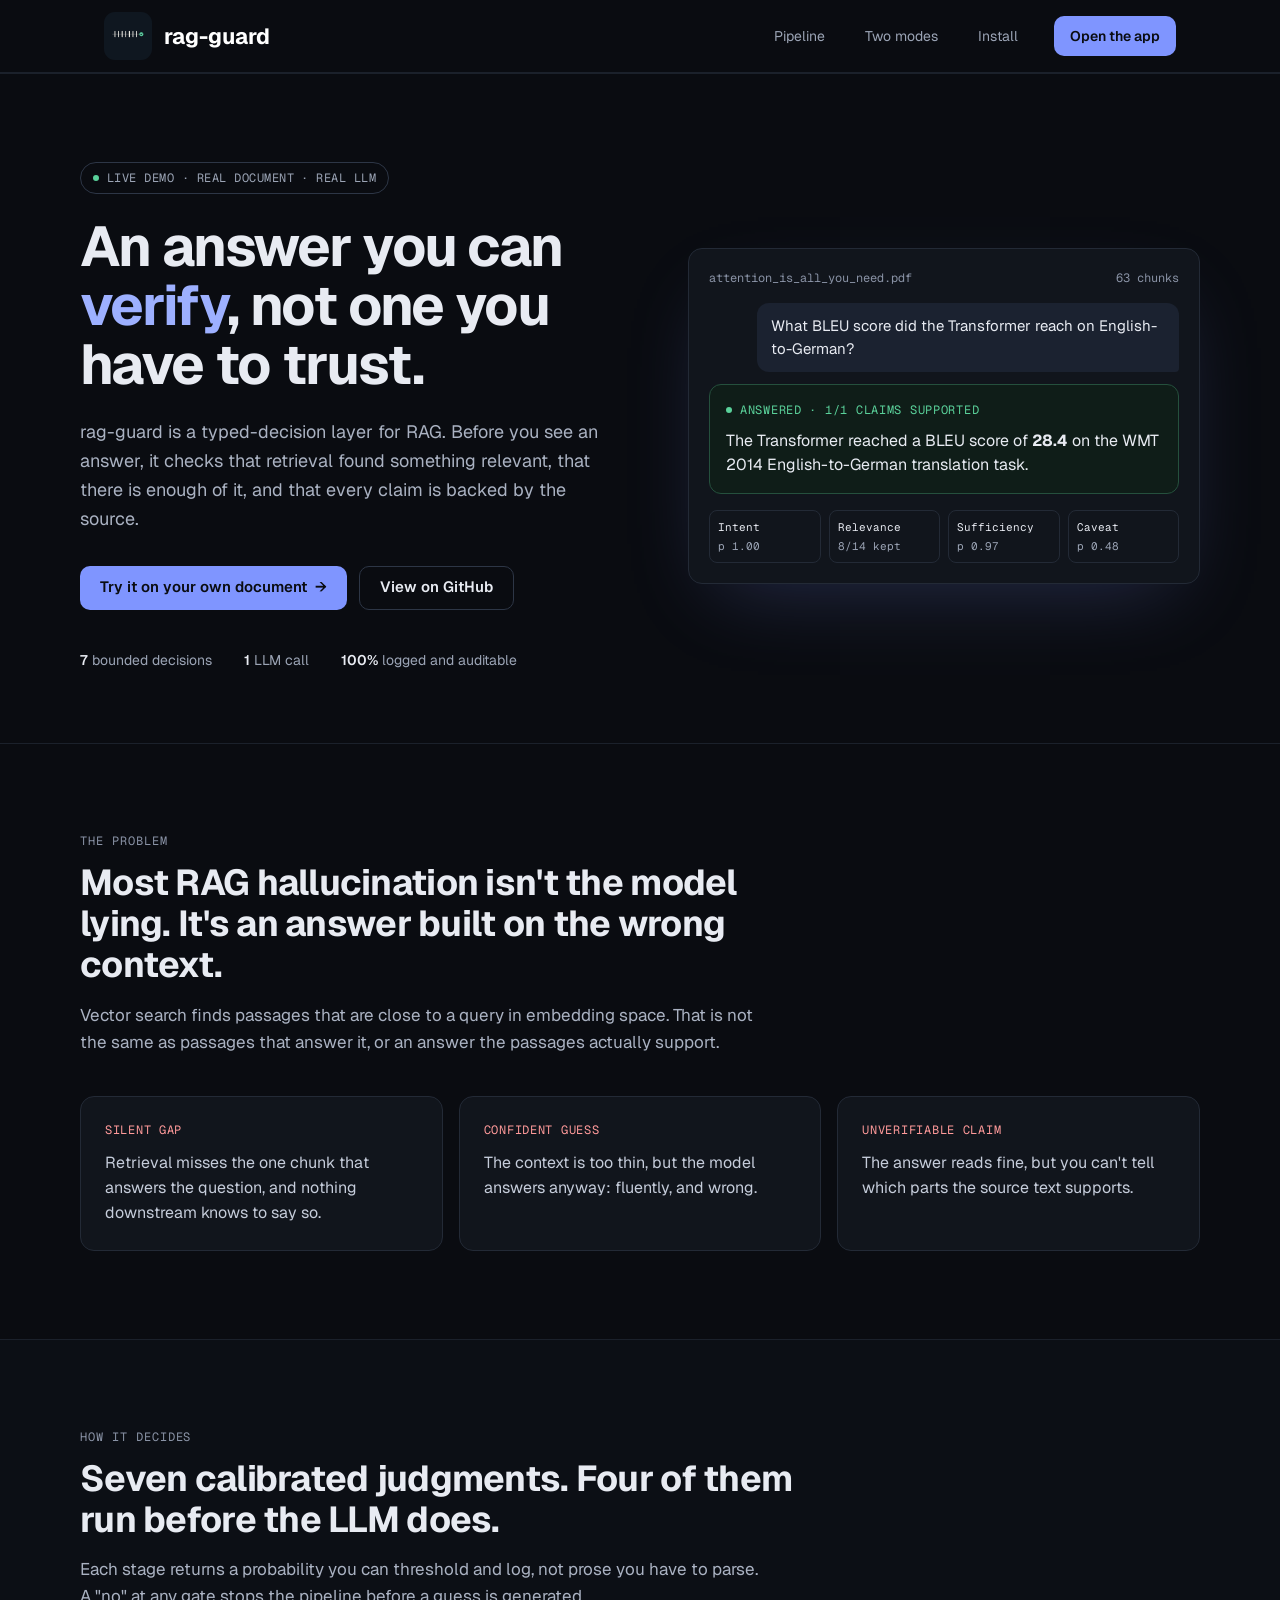
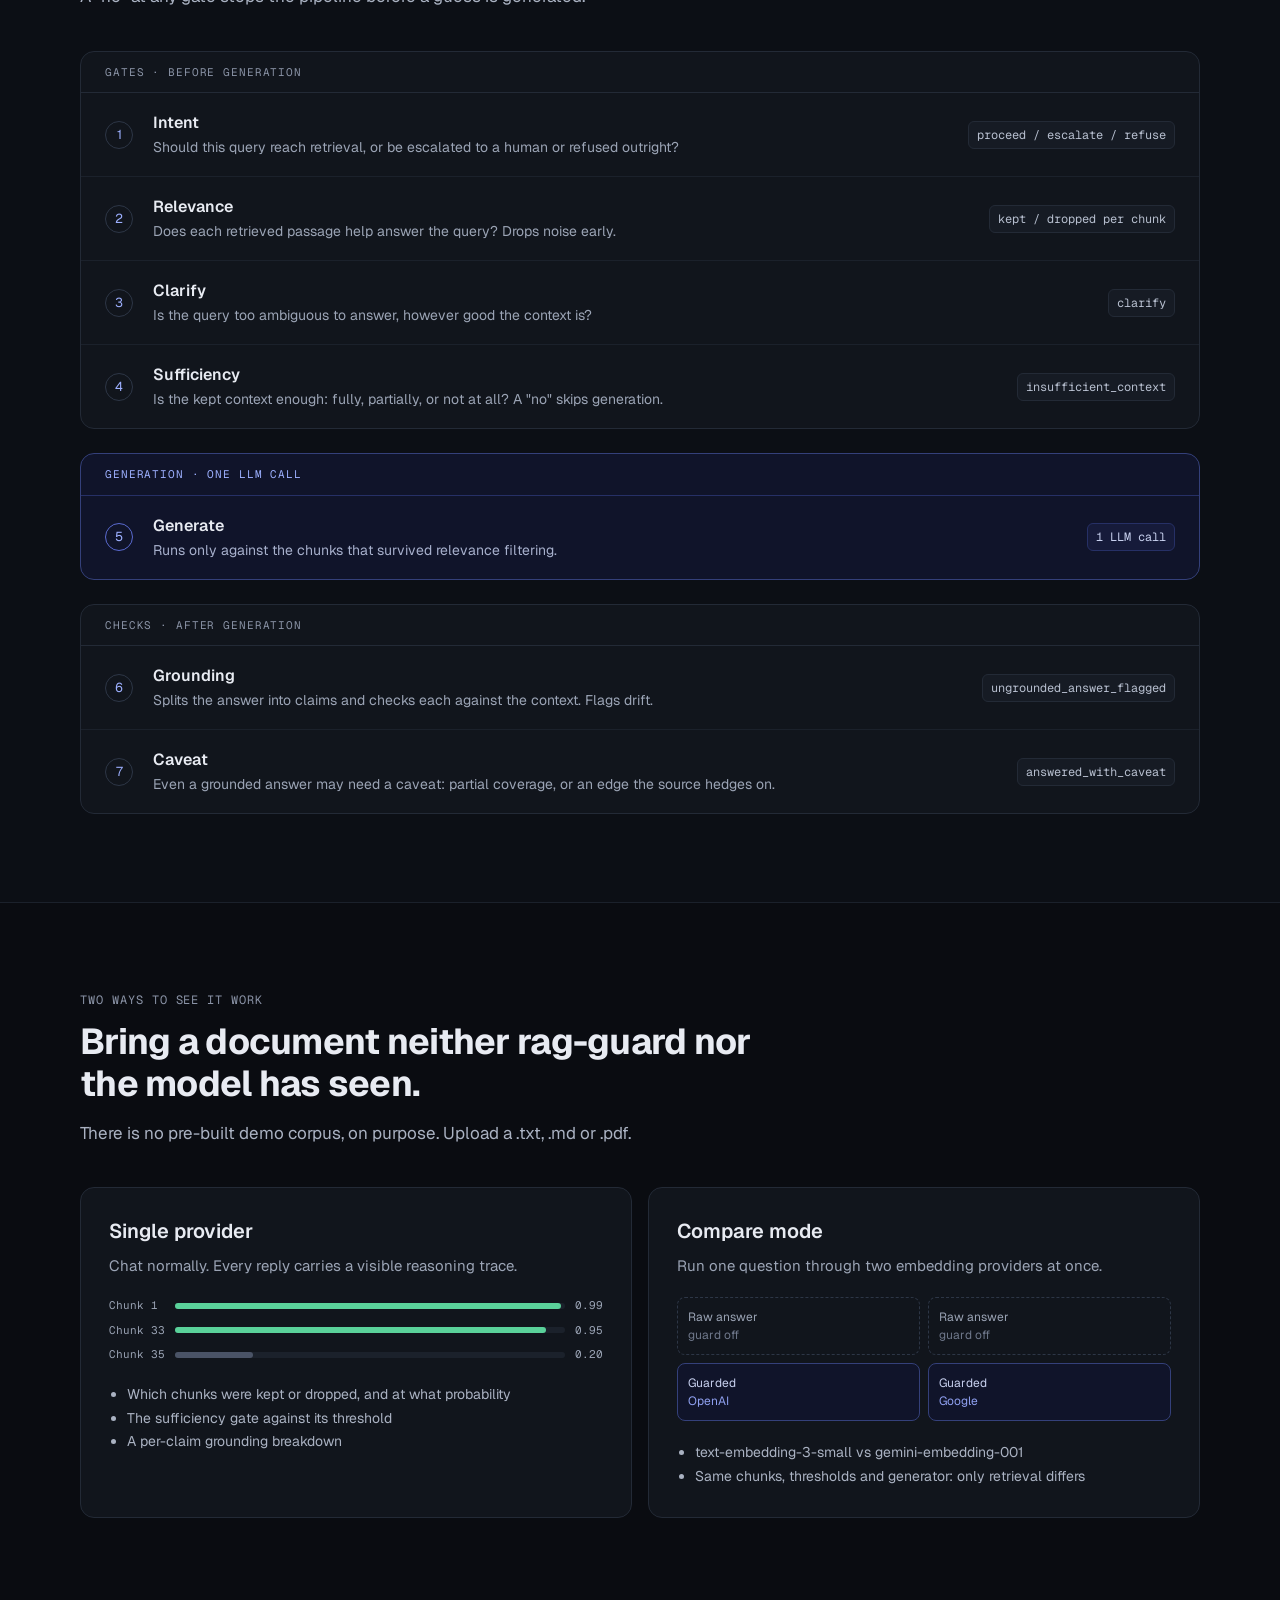
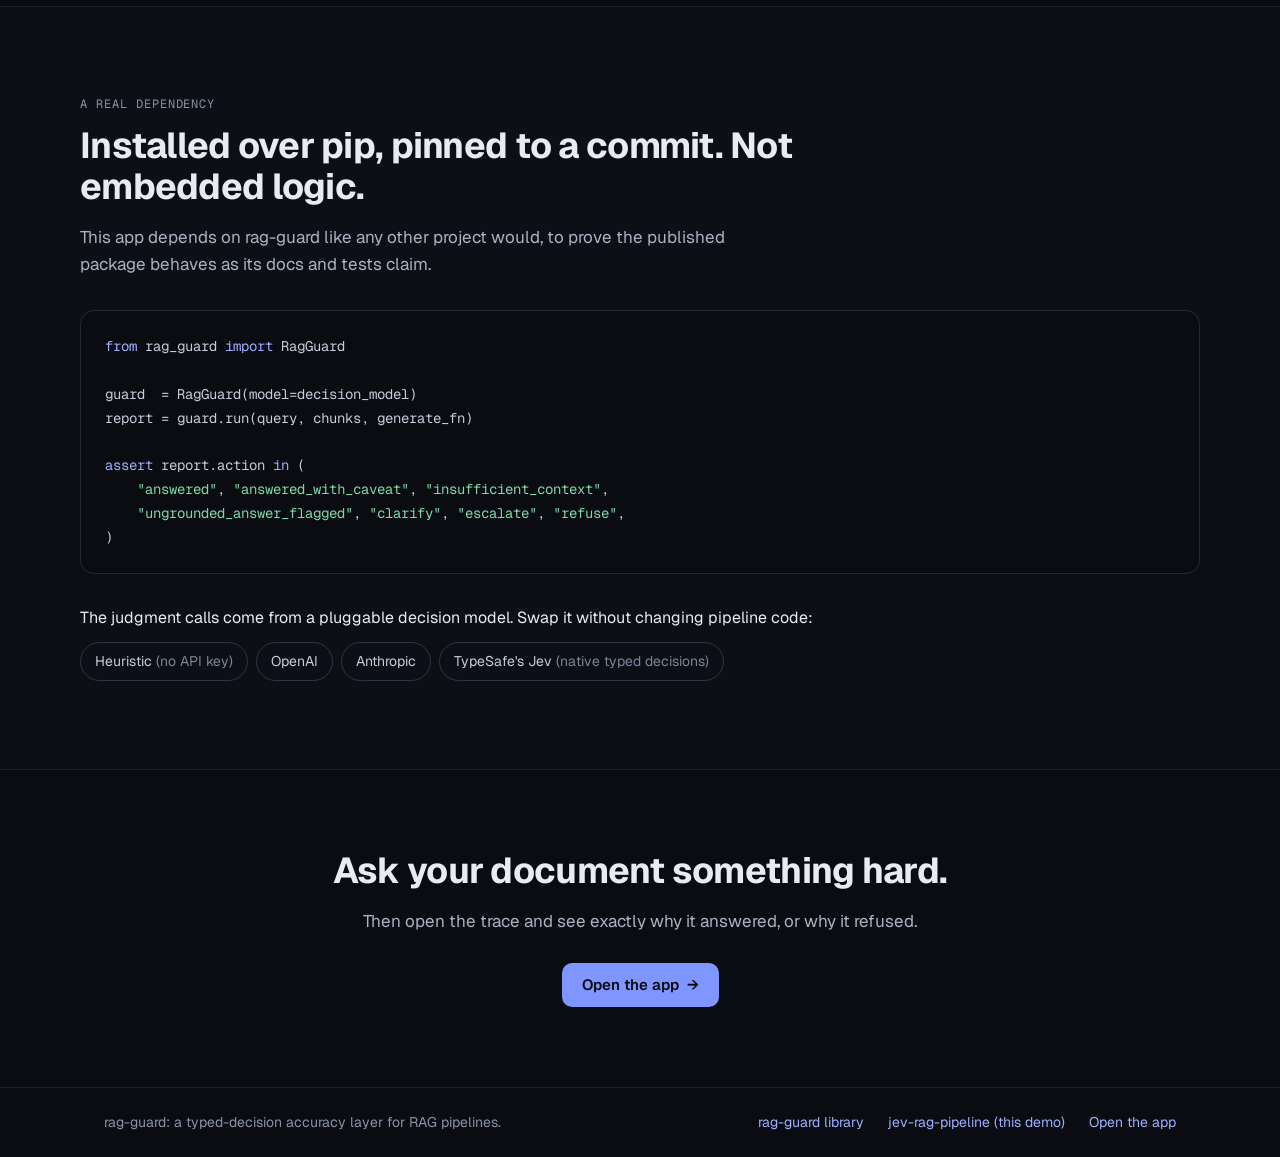
<file: static/landing.html>
<!doctype html>
<html lang="en">
<head>
  <meta charset="utf-8" />
  <meta name="viewport" content="width=device-width, initial-scale=1" />
  <meta name="description" content="A real RAG system guarded end-to-end by rag-guard: a typed-decision layer that catches insufficient context and ungrounded answers before they reach you." />
  <meta name="theme-color" content="#0a0c11" />
  <link rel="icon" href="data:image/svg+xml,%3Csvg xmlns='http://www.w3.org/2000/svg' viewBox='0 0 28 28'%3E%3Crect width='28' height='28' rx='8' fill='%23161b24'/%3E%3Cpath d='M14 6l6.5 2.5v5.2c0 3.6-2.6 6.3-6.5 8.3-3.9-2-6.5-4.7-6.5-8.3V8.5L14 6z' stroke='%237f95ff' stroke-width='1.6' fill='none'/%3E%3C/svg%3E" />
  <title>rag-guard &middot; a typed-decision layer for RAG, demonstrated live</title>
  <link rel="preconnect" href="https://fonts.googleapis.com" />
  <link rel="preconnect" href="https://fonts.gstatic.com" crossorigin />
  <link href="https://fonts.googleapis.com/css2?family=Geist:wght@400;500;600;700&family=Geist+Mono:wght@400;500&display=swap" rel="stylesheet" />
  <style>
    :root {
      --bg: #0a0c11;
      --bg-alt: #0c0f15;
      --surface: #11151c;
      --surface-2: #161b24;
      --line: #232a36;
      --line-strong: #2d3646;
      --text: #e8ebf2;
      --text-muted: #9ba4b5;
      --text-dim: #8a93a6;
      --accent: #7f95ff;
      --accent-text: #9db0ff;
      --good: #5ad19a;
      --good-bg: #0f1d18;
      --good-border: #25503d;
      --warn: #f0b45a;
      --bad: #ff9a9a;
      --neutral-bar: #4a5366;
      font-family: "Geist", -apple-system, BlinkMacSystemFont, "Segoe UI", Roboto, sans-serif;
    }
    * { box-sizing: border-box; }
    html, body { margin: 0; }
    body { background: var(--bg); color: var(--text); line-height: 1.5; }
    a { color: var(--accent-text); text-decoration: none; }
    a:hover { color: #c3cffe; }
    code, .mono { font-family: "Geist Mono", ui-monospace, SFMono-Regular, Menlo, monospace; }
    :focus-visible { outline: 2px solid var(--accent-text); outline-offset: 3px; border-radius: 6px; }
    @media (prefers-reduced-motion: reduce) { * { transition: none !important; animation: none !important; } }

    .wrap { max-width: 1120px; margin: 0 auto; padding: 0 24px; }

    .btn {
      display: inline-flex; align-items: center; gap: 8px;
      min-height: 44px; padding: 0 20px; border-radius: 10px;
      font-weight: 600; font-size: 15px; text-decoration: none;
      transition: transform 0.15s, background 0.15s, border-color 0.15s, color 0.15s;
      border: none; cursor: pointer;
    }
    .btn-p { background: var(--accent); color: #0a0c11; }
    .btn-p:hover { background: #9aabff; color: #0a0c11; transform: translateY(-1px); }
    .btn-s { border: 1px solid var(--line-strong); color: var(--text); background: transparent; }
    .btn-s:hover { border-color: var(--accent); color: #fff; }

    .card { background: var(--surface); border: 1px solid var(--line); border-radius: 14px; }
    .row { transition: background 0.15s; }
    .row:hover { background: #141922; }

    /* --- Nav --- */
    nav.top { position: relative; border-bottom: 1px solid #1b212b; }
    nav.top .wrap { padding: 12px 24px; display: flex; flex-wrap: wrap; align-items: center; gap: 12px 32px; }
    .brand { display: flex; align-items: center; gap: 12px; color: #fff; font-weight: 700; font-size: 22px; margin-right: auto; }
    .brand img { width: 48px; height: 48px; border-radius: 11px; }
    .nav-link { color: var(--text-muted); font-size: 14px; padding: 12px 4px; }
    .nav-link:hover { color: #fff; }
    .nav-cta { min-height: 40px; padding: 0 16px; font-size: 14px; }

    /* --- Hero --- */
    .hero { padding: 88px 0 72px; display: flex; flex-wrap: wrap; gap: 56px; align-items: center; }
    .hero-copy { flex: 1 1 440px; min-width: 0; }
    .eyebrow {
      display: inline-flex; align-items: center; gap: 8px; padding: 6px 12px;
      border: 1px solid var(--line-strong); border-radius: 999px;
      font-family: "Geist Mono", monospace; font-size: 12px; color: var(--text-muted); letter-spacing: 0.04em;
    }
    .eyebrow .dot { width: 6px; height: 6px; border-radius: 50%; background: var(--good); }
    h1 { margin: 24px 0 0; font-size: clamp(32px, 5vw, 56px); line-height: 1.05; letter-spacing: -0.03em; font-weight: 700; }
    h1 .accent { color: var(--accent-text); }
    .lede { margin: 24px 0 0; font-size: 18px; line-height: 1.6; color: #aab2c2; max-width: 520px; }
    .hero-actions { margin-top: 32px; display: flex; flex-wrap: wrap; gap: 12px; }
    .hero-facts { margin-top: 40px; display: flex; flex-wrap: wrap; gap: 12px 32px; font-size: 14px; color: var(--text-muted); }
    .hero-facts b { color: var(--text); font-weight: 600; }

    .verdict-card { flex: 1 1 400px; min-width: 0; padding: 20px; box-shadow: 0 30px 80px -30px rgba(127, 149, 255, 0.25); }
    .verdict-meta { display: flex; justify-content: space-between; align-items: center; font-family: "Geist Mono", monospace; font-size: 12px; color: var(--text-dim); margin-bottom: 16px; }
    .verdict-query { background: #1b2230; border-radius: 12px 12px 4px 12px; padding: 12px 14px; font-size: 15px; margin-left: 48px; }
    .verdict-answer { margin-top: 12px; border: 1px solid var(--good-border); background: var(--good-bg); border-radius: 12px; padding: 16px; }
    .verdict-tag { display: flex; align-items: center; gap: 8px; font-family: "Geist Mono", monospace; font-size: 12px; color: var(--good); letter-spacing: 0.06em; }
    .verdict-tag .dot { width: 6px; height: 6px; border-radius: 50%; background: var(--good); }
    .verdict-answer p { margin: 10px 0 0; font-size: 16px; line-height: 1.5; }
    .verdict-stages { margin-top: 16px; display: grid; grid-template-columns: repeat(4, minmax(0, 1fr)); gap: 8px; font-family: "Geist Mono", monospace; font-size: 11px; color: var(--text-muted); }
    .verdict-stages > div { border: 1px solid var(--line); border-radius: 8px; padding: 8px; }
    .verdict-stages > div > span { display: block; color: var(--text); margin-bottom: 2px; }

    section { border-top: 1px solid #1b212b; }
    section.alt { background: var(--bg-alt); }
    .section-inner { padding: 88px 0; }
    .eyebrow-label { font-family: "Geist Mono", monospace; font-size: 12px; letter-spacing: 0.08em; color: var(--text-dim); }
    h2 { margin: 12px 0 0; font-size: clamp(26px, 4vw, 36px); letter-spacing: -0.02em; line-height: 1.15; max-width: 720px; }
    .section-sub { margin: 16px 0 0; font-size: 17px; line-height: 1.6; color: #aab2c2; max-width: 680px; }

    /* --- Problem --- */
    .problem-grid { margin-top: 40px; display: grid; grid-template-columns: repeat(auto-fit, minmax(260px, 1fr)); gap: 16px; }
    .problem-card { padding: 24px; }
    .problem-tag { font-family: "Geist Mono", monospace; font-size: 12px; letter-spacing: 0.06em; color: var(--bad); }
    .problem-card p { margin: 12px 0 0; font-size: 16px; line-height: 1.55; color: #c5ccda; }

    /* --- Pipeline --- */
    .pipeline-grid { margin-top: 40px; display: flex; flex-wrap: wrap; gap: 24px; }
    .pipeline-col-main { flex: 1 1 640px; min-width: 0; }
    .pipeline-col-side { flex: 1 1 640px; min-width: 0; display: flex; flex-direction: column; gap: 24px; }
    .panel-head { padding: 12px 24px; border-bottom: 1px solid var(--line); font-family: "Geist Mono", monospace; font-size: 11px; letter-spacing: 0.08em; color: var(--text-dim); }
    .panel-head.accent { border-bottom-color: #263066; color: var(--accent-text); }
    .stage-row { display: flex; flex-wrap: wrap; gap: 8px 20px; align-items: center; padding: 18px 24px; border-bottom: 1px solid #1b212b; }
    .stage-row:last-child { border-bottom: none; }
    .stage-num { width: 28px; height: 28px; border: 1px solid var(--line-strong); border-radius: 50%; display: inline-flex; align-items: center; justify-content: center; font-size: 13px; color: var(--accent-text); flex-shrink: 0; }
    .stage-num.accent { border-color: #5a6ad0; }
    .stage-body { flex: 1 1 320px; min-width: 0; }
    .stage-name { font-weight: 600; }
    .stage-desc { font-size: 14px; line-height: 1.5; color: var(--text-muted); margin-top: 2px; }
    .stage-out { font-family: "Geist Mono", monospace; font-size: 12px; color: #b8c0d0; background: var(--surface-2); border: 1px solid var(--line); border-radius: 6px; padding: 4px 8px; white-space: nowrap; }
    .generation-panel .stage-out { color: #c7d0ee; background: #161b3a; border-color: #263066; }
    .generation-panel { border-color: #34407a; background: #10142a; }

    /* --- Modes --- */
    .modes-grid { margin-top: 40px; display: grid; grid-template-columns: repeat(auto-fit, minmax(320px, 1fr)); gap: 16px; }
    .mode-card { padding: 28px; }
    .mode-card h3 { margin: 0; font-size: 20px; font-weight: 600; }
    .mode-card > p { margin: 8px 0 20px; font-size: 15px; line-height: 1.55; color: var(--text-muted); }
    .mode-card ul { margin: 20px 0 0; padding-left: 18px; font-size: 14px; line-height: 1.7; color: #aab2c2; }
    .mini-bars { display: flex; flex-direction: column; gap: 8px; font-family: "Geist Mono", monospace; font-size: 11px; color: var(--text-muted); }
    .mini-bars .bar-row { display: flex; align-items: center; gap: 10px; }
    .mini-bars .bar-label { width: 56px; flex-shrink: 0; }
    .mini-bars .bar-track { flex: 1; height: 6px; background: #1b212b; border-radius: 3px; }
    .mini-bars .bar-fill { display: block; height: 6px; border-radius: 3px; background: var(--good); }
    .mini-bars .bar-fill.dim { background: var(--neutral-bar); }
    .mini-grid { display: grid; grid-template-columns: 1fr 1fr; gap: 8px; font-size: 12px; }
    .mini-grid > div { border-radius: 8px; padding: 10px; }
    .mini-grid .raw { border: 1px dashed var(--line-strong); color: var(--text-muted); }
    .mini-grid .guarded { border: 1px solid #34407a; background: #10142a; color: #c7d0ee; }
    .mini-grid .guarded span { color: #8fa0f0; }
    .mini-grid div span { display: block; color: #6f788b; }

    /* --- Install --- */
    pre.install {
      margin: 32px 0 0; padding: 24px; background: var(--bg); border: 1px solid var(--line); border-radius: 14px;
      overflow-x: auto; font-family: "Geist Mono", monospace; font-size: 14px; line-height: 1.7; color: #c5ccda;
      white-space: pre;
    }
    pre.install .k { color: var(--accent-text); }
    pre.install .s { color: #7fd9a8; }
    .decision-pills { display: flex; flex-wrap: wrap; gap: 8px; }
    .decision-pills span { padding: 8px 14px; border: 1px solid var(--line-strong); border-radius: 999px; font-size: 14px; color: #c5ccda; }
    .decision-pills span b { color: #7c8599; font-weight: 400; }

    /* --- CTA + footer --- */
    .cta-band { padding: 80px 0; text-align: center; }
    .cta-band h2 { margin: 0 auto; }
    .cta-band .section-sub { margin: 16px auto 0; text-align: center; }
    .cta-band .btn { margin-top: 28px; }
    footer { border-top: 1px solid #1b212b; }
    footer .wrap { padding: 24px; display: flex; flex-wrap: wrap; gap: 12px 24px; justify-content: space-between; font-size: 14px; color: var(--text-dim); }
    footer .links { display: flex; flex-wrap: wrap; gap: 8px 24px; }

    @media (max-width: 560px) {
      .nav-link { display: none; }
      .verdict-stages { grid-template-columns: repeat(2, minmax(0, 1fr)); }
    }
  </style>
</head>
<body>
  <nav class="top">
    <div class="wrap">
      <a class="brand" href="/">
        <img src="/static/logo.png?v=2" alt="" />
        rag-guard
      </a>
      <a class="nav-link" href="#pipeline">Pipeline</a>
      <a class="nav-link" href="#modes">Two modes</a>
      <a class="nav-link" href="#install">Install</a>
      <a class="btn btn-p nav-cta" href="/app">Open the app</a>
    </div>
  </nav>

  <section>
    <div class="wrap hero">
      <div class="hero-copy">
        <span class="eyebrow"><span class="dot"></span>LIVE DEMO &middot; REAL DOCUMENT &middot; REAL LLM</span>
        <h1>An answer you can <span class="accent">verify</span>, not one you have to trust.</h1>
        <p class="lede">
          rag-guard is a typed-decision layer for RAG. Before you see an
          answer, it checks that retrieval found something relevant, that
          there is enough of it, and that every claim is backed by the
          source.
        </p>
        <div class="hero-actions">
          <a class="btn btn-p" href="/app">Try it on your own document <span aria-hidden="true">&rarr;</span></a>
          <a class="btn btn-s" href="https://github.com/furkandrms/jev-rag-guard">View on GitHub</a>
        </div>
        <div class="hero-facts">
          <span><b>7</b> bounded decisions</span>
          <span><b>1</b> LLM call</span>
          <span><b>100%</b> logged and auditable</span>
        </div>
      </div>

      <div class="card verdict-card">
        <div class="verdict-meta"><span>attention_is_all_you_need.pdf</span><span>63 chunks</span></div>
        <div class="verdict-query">What BLEU score did the Transformer reach on English-to-German?</div>
        <div class="verdict-answer">
          <div class="verdict-tag"><span class="dot"></span>ANSWERED &middot; 1/1 CLAIMS SUPPORTED</div>
          <p>The Transformer reached a BLEU score of <b>28.4</b> on the WMT 2014 English-to-German translation task.</p>
        </div>
        <div class="verdict-stages">
          <div><span>Intent</span>p 1.00</div>
          <div><span>Relevance</span>8/14 kept</div>
          <div><span>Sufficiency</span>p 0.97</div>
          <div><span>Caveat</span>p 0.48</div>
        </div>
      </div>
    </div>
  </section>

  <section>
    <div class="wrap section-inner">
      <div class="eyebrow-label">THE PROBLEM</div>
      <h2>Most RAG hallucination isn't the model lying. It's an answer built on the wrong context.</h2>
      <p class="section-sub">Vector search finds passages that are close to a query in embedding space. That is not the same as passages that answer it, or an answer the passages actually support.</p>
      <div class="problem-grid">
        <div class="card problem-card">
          <div class="problem-tag">SILENT GAP</div>
          <p>Retrieval misses the one chunk that answers the question, and nothing downstream knows to say so.</p>
        </div>
        <div class="card problem-card">
          <div class="problem-tag">CONFIDENT GUESS</div>
          <p>The context is too thin, but the model answers anyway: fluently, and wrong.</p>
        </div>
        <div class="card problem-card">
          <div class="problem-tag">UNVERIFIABLE CLAIM</div>
          <p>The answer reads fine, but you can't tell which parts the source text supports.</p>
        </div>
      </div>
    </div>
  </section>

  <section id="pipeline" class="alt">
    <div class="wrap section-inner">
      <div class="eyebrow-label">HOW IT DECIDES</div>
      <h2>Seven calibrated judgments. Four of them run before the LLM does.</h2>
      <p class="section-sub">Each stage returns a probability you can threshold and log, not prose you have to parse. A "no" at any gate stops the pipeline before a guess is generated.</p>

      <div class="pipeline-grid">
        <div class="card pipeline-col-main">
          <div class="panel-head">GATES &middot; BEFORE GENERATION</div>
          <div class="row stage-row">
            <span class="stage-num">1</span>
            <div class="stage-body"><div class="stage-name">Intent</div><div class="stage-desc">Should this query reach retrieval, or be escalated to a human or refused outright?</div></div>
            <code class="stage-out">proceed / escalate / refuse</code>
          </div>
          <div class="row stage-row">
            <span class="stage-num">2</span>
            <div class="stage-body"><div class="stage-name">Relevance</div><div class="stage-desc">Does each retrieved passage help answer the query? Drops noise early.</div></div>
            <code class="stage-out">kept / dropped per chunk</code>
          </div>
          <div class="row stage-row">
            <span class="stage-num">3</span>
            <div class="stage-body"><div class="stage-name">Clarify</div><div class="stage-desc">Is the query too ambiguous to answer, however good the context is?</div></div>
            <code class="stage-out">clarify</code>
          </div>
          <div class="row stage-row">
            <span class="stage-num">4</span>
            <div class="stage-body"><div class="stage-name">Sufficiency</div><div class="stage-desc">Is the kept context enough: fully, partially, or not at all? A "no" skips generation.</div></div>
            <code class="stage-out">insufficient_context</code>
          </div>
        </div>

        <div class="pipeline-col-side">
          <div class="card generation-panel">
            <div class="panel-head accent">GENERATION &middot; ONE LLM CALL</div>
            <div class="row stage-row">
              <span class="stage-num accent">5</span>
              <div class="stage-body"><div class="stage-name">Generate</div><div class="stage-desc" style="color:#a7b0cc">Runs only against the chunks that survived relevance filtering.</div></div>
              <code class="stage-out">1 LLM call</code>
            </div>
          </div>
          <div class="card">
            <div class="panel-head">CHECKS &middot; AFTER GENERATION</div>
            <div class="row stage-row">
              <span class="stage-num">6</span>
              <div class="stage-body"><div class="stage-name">Grounding</div><div class="stage-desc">Splits the answer into claims and checks each against the context. Flags drift.</div></div>
              <code class="stage-out">ungrounded_answer_flagged</code>
            </div>
            <div class="row stage-row">
              <span class="stage-num">7</span>
              <div class="stage-body"><div class="stage-name">Caveat</div><div class="stage-desc">Even a grounded answer may need a caveat: partial coverage, or an edge the source hedges on.</div></div>
              <code class="stage-out">answered_with_caveat</code>
            </div>
          </div>
        </div>
      </div>
    </div>
  </section>

  <section id="modes">
    <div class="wrap section-inner">
      <div class="eyebrow-label">TWO WAYS TO SEE IT WORK</div>
      <h2>Bring a document neither rag-guard nor the model has seen.</h2>
      <p class="section-sub">There is no pre-built demo corpus, on purpose. Upload a .txt, .md or .pdf.</p>
      <div class="modes-grid">
        <div class="card mode-card">
          <h3>Single provider</h3>
          <p>Chat normally. Every reply carries a visible reasoning trace.</p>
          <div class="mini-bars">
            <div class="bar-row"><span class="bar-label">Chunk 1</span><span class="bar-track"><span class="bar-fill" style="width:99%"></span></span><span>0.99</span></div>
            <div class="bar-row"><span class="bar-label">Chunk 33</span><span class="bar-track"><span class="bar-fill" style="width:95%"></span></span><span>0.95</span></div>
            <div class="bar-row"><span class="bar-label">Chunk 35</span><span class="bar-track"><span class="bar-fill dim" style="width:20%"></span></span><span>0.20</span></div>
          </div>
          <ul>
            <li>Which chunks were kept or dropped, and at what probability</li>
            <li>The sufficiency gate against its threshold</li>
            <li>A per-claim grounding breakdown</li>
          </ul>
        </div>
        <div class="card mode-card">
          <h3>Compare mode</h3>
          <p>Run one question through two embedding providers at once.</p>
          <div class="mini-grid">
            <div class="raw">Raw answer<span>guard off</span></div>
            <div class="raw">Raw answer<span>guard off</span></div>
            <div class="guarded">Guarded<span>OpenAI</span></div>
            <div class="guarded">Guarded<span>Google</span></div>
          </div>
          <ul>
            <li>text-embedding-3-small vs gemini-embedding-001</li>
            <li>Same chunks, thresholds and generator: only retrieval differs</li>
          </ul>
        </div>
      </div>
    </div>
  </section>

  <section id="install" class="alt">
    <div class="wrap section-inner">
      <div class="eyebrow-label">A REAL DEPENDENCY</div>
      <h2>Installed over pip, pinned to a commit. Not embedded logic.</h2>
      <p class="section-sub">This app depends on rag-guard like any other project would, to prove the published package behaves as its docs and tests claim.</p>
      <pre class="install"><span class="k">from</span> rag_guard <span class="k">import</span> RagGuard

guard  = RagGuard(model=decision_model)
report = guard.run(query, chunks, generate_fn)

<span class="k">assert</span> report.action <span class="k">in</span> (
    <span class="s">"answered"</span>, <span class="s">"answered_with_caveat"</span>, <span class="s">"insufficient_context"</span>,
    <span class="s">"ungrounded_answer_flagged"</span>, <span class="s">"clarify"</span>, <span class="s">"escalate"</span>, <span class="s">"refuse"</span>,
)</pre>
      <p style="margin:32px 0 12px; font-size:16px; color:var(--text);">The judgment calls come from a pluggable decision model. Swap it without changing pipeline code:</p>
      <div class="decision-pills">
        <span>Heuristic <b>(no API key)</b></span>
        <span>OpenAI</span>
        <span>Anthropic</span>
        <span>TypeSafe's Jev <b>(native typed decisions)</b></span>
      </div>
    </div>
  </section>

  <section>
    <div class="wrap cta-band">
      <h2>Ask your document something hard.</h2>
      <p class="section-sub">Then open the trace and see exactly why it answered, or why it refused.</p>
      <a class="btn btn-p" href="/app">Open the app <span aria-hidden="true">&rarr;</span></a>
    </div>
    <footer>
      <div class="wrap">
        <span>rag-guard: a typed-decision accuracy layer for RAG pipelines.</span>
        <span class="links">
          <a href="https://github.com/furkandrms/jev-rag-guard">rag-guard library</a>
          <a href="https://github.com/furkandrms/jev-rag-pipeline">jev-rag-pipeline (this demo)</a>
          <a href="/app">Open the app</a>
        </span>
      </div>
    </footer>
  </section>
</body>
</html>
</file>
